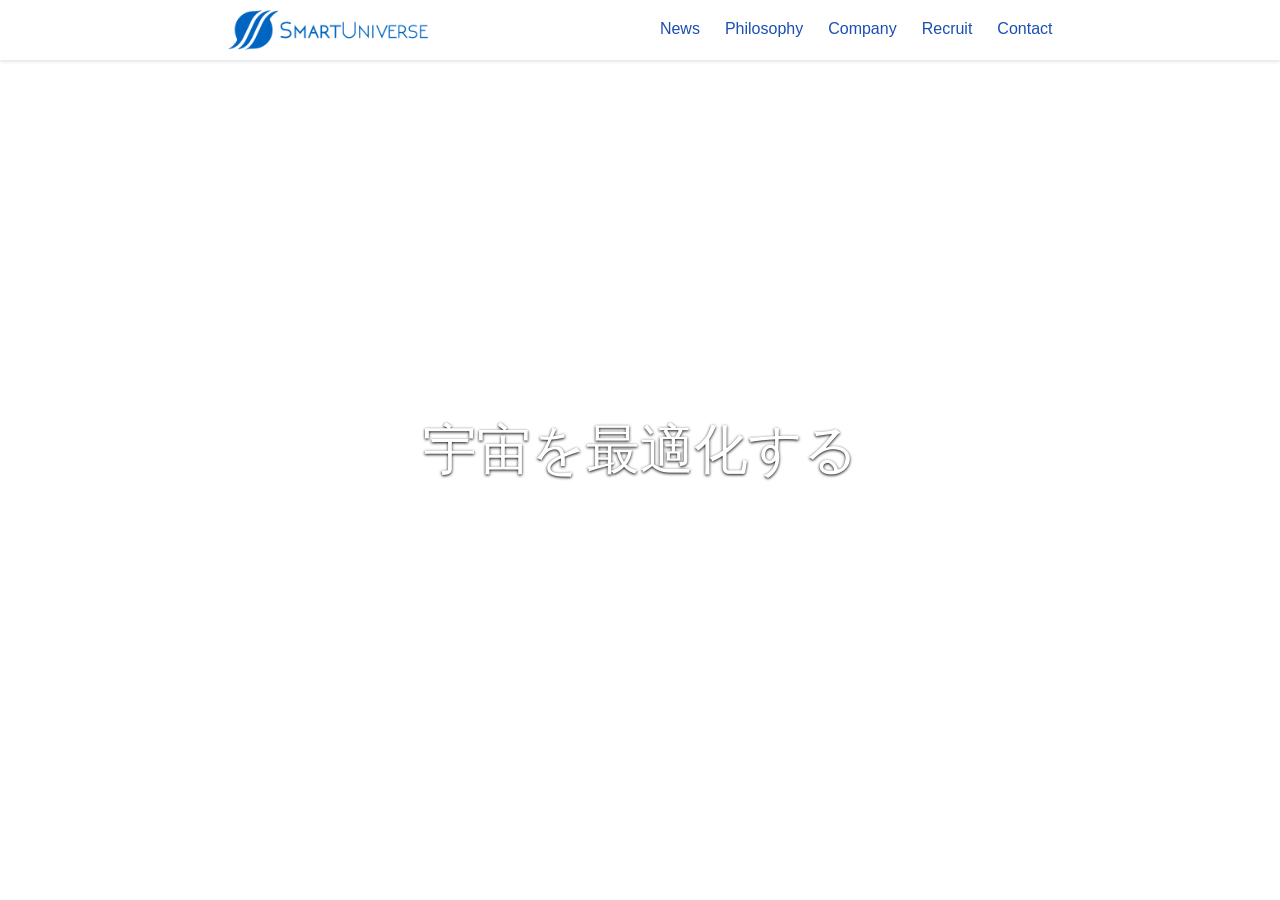
<file: index.html>
<!DOCTYPE html><html class=no-js><head><meta charset=UTF-8 /><meta content="IE=edge,chrome=1" http-equiv=X-UA-Compatible /><meta content="width=device-width" name=viewport /><meta content="index,follow" name=robots /><meta content="http://www.smartuniverse.jp/" name="og:url"/><meta content="Smart Universe" name="og:title"/><link href="img/icon-df65ac8d.png" rel=icon type="image/png"/><title>Smart Universe Inc.</title><meta content=top name=description /><link href="http://www.smartuniverse.jp/" rel=canonical /><link href="css/main-2f403c14.css" rel=stylesheet /></head><body class=index data-spy=scroll data-target="#primary-navigation"></body></html><div class=site-wrapper><div class=site-wrapper-inner><div class=cover-container><div class="masthead clearfix"><div class=inner><a href="/"><h3 class=masthead-brand><img src="img/logo-9a805927.png"/></h3></a><nav><ul class="nav masthead-nav"><li class=nav-item-news><a href='/news'>News</a></li><li class=nav-item-philosophy><a href='/philosophy'>Philosophy</a></li><li class=nav-item-company><a href='/company'>Company</a></li><li class=nav-item-recruit><a href='/recruit'>Recruit</a></li><li class=nav-item-contact><a href='/contact'>Contact</a></li></ul></nav></div></div><div class="inner cover"><video autoplay="" class=cover-video loop="" muted="" src="http://aileron.cc/background.mp4" type="video/mp4"></video><h1 class="cover-heading shadow black">宇宙を最適化する</h1></div><div class=mastfoot><div class=inner><p>&copy; 2015 Smart Universe Inc.</p></div></div></div></div></div>
</file>
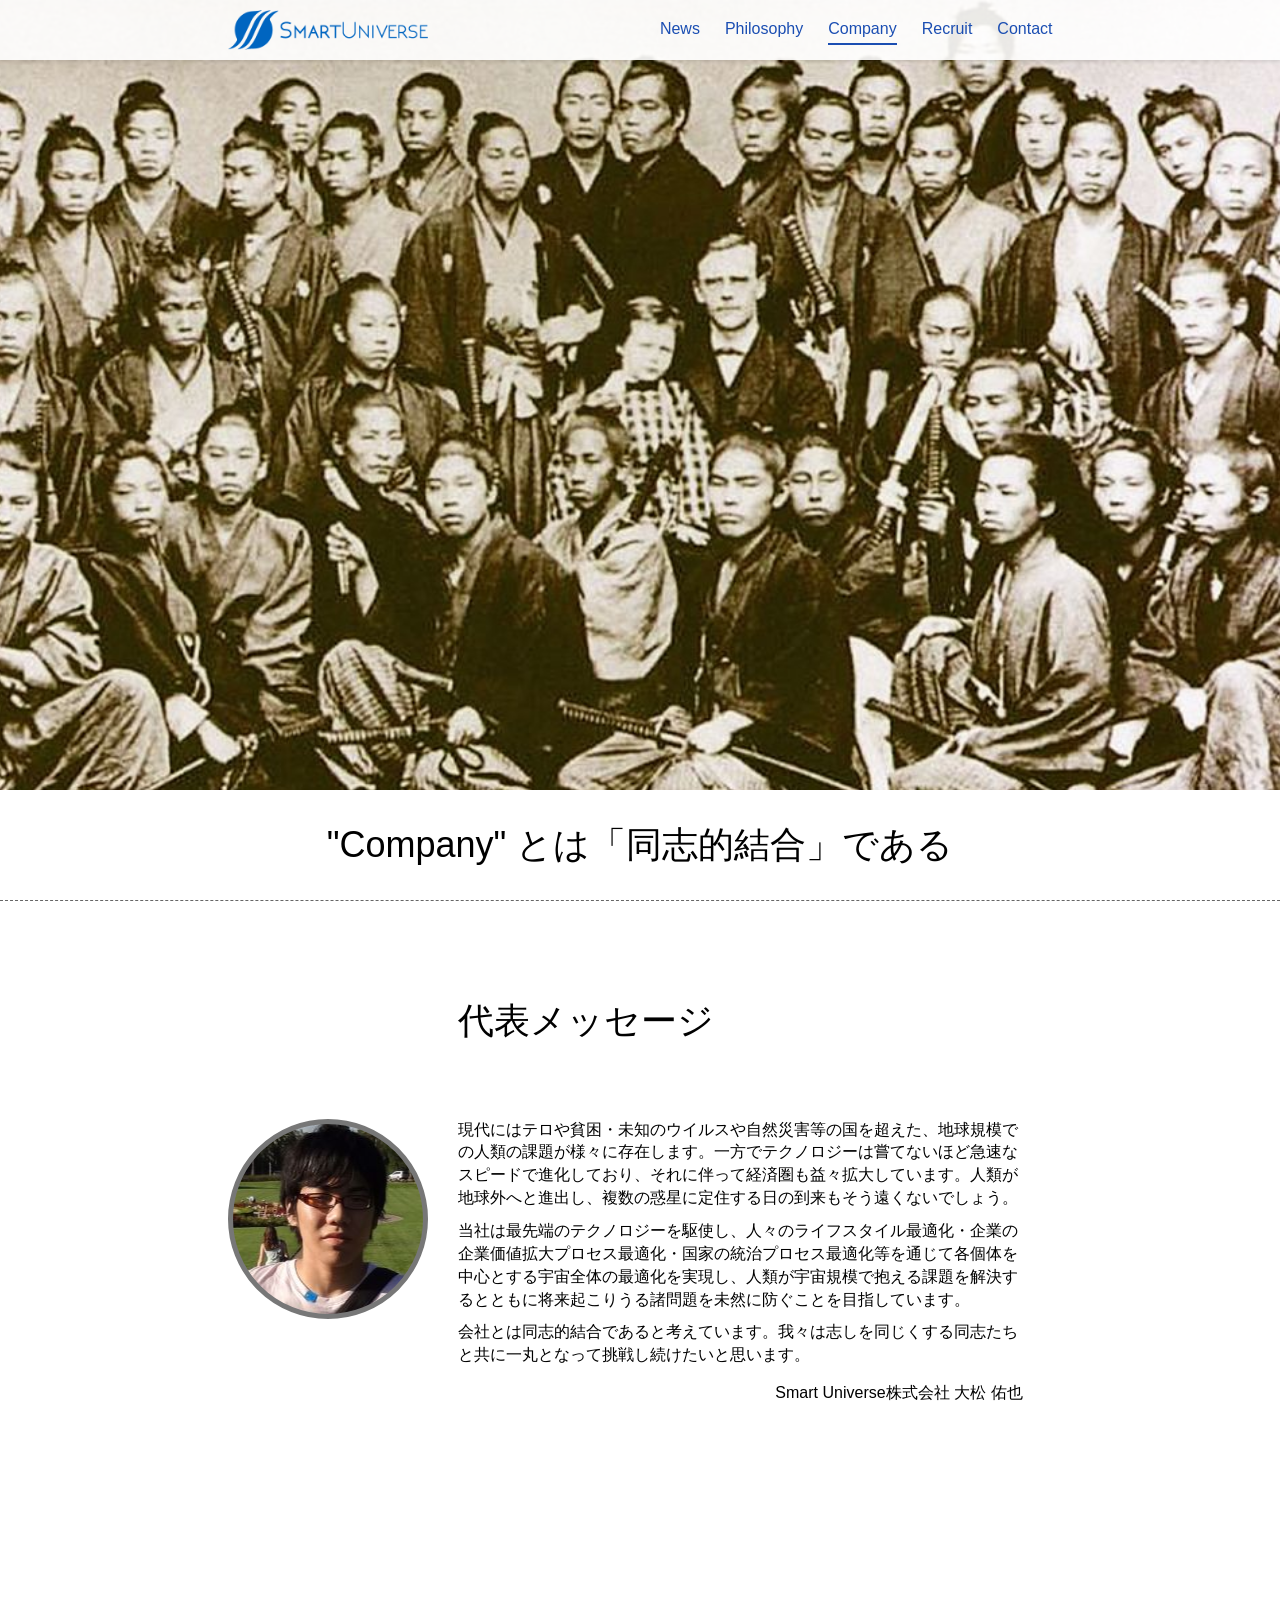
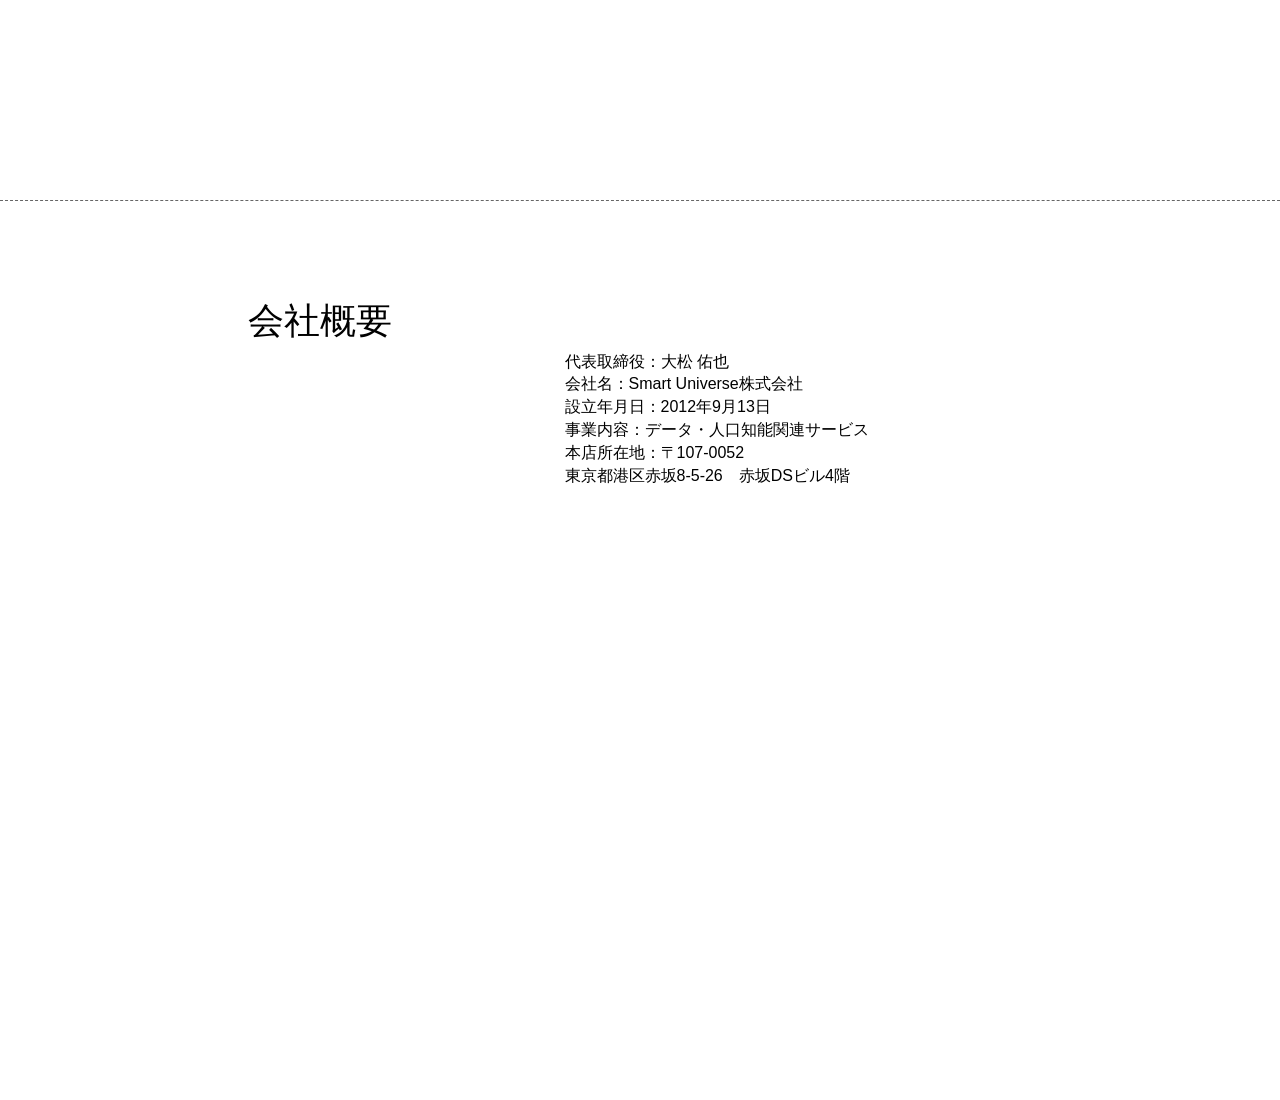
<file: company/index.html>
<!DOCTYPE html><html class=no-js><head><meta charset=UTF-8 /><meta content="IE=edge,chrome=1" http-equiv=X-UA-Compatible /><meta content="width=device-width" name=viewport /><meta content="index,follow" name=robots /><meta content="http://www.smartuniverse.jp/" name="og:url"/><meta content="Smart Universe" name="og:title"/><link href="../img/icon-df65ac8d.png" rel=icon type="image/png"/><title>Smart Universe Inc.</title><meta content=company name=description /><link href="http://www.smartuniverse.jp/" rel=canonical /><link href="../css/main-2f403c14.css" rel=stylesheet /></head><body class="company company_index" data-spy=scroll data-target="#primary-navigation"></body></html><div class=site-wrapper><div class=site-wrapper-inner><div class=cover-container><div class="masthead clearfix"><div class=inner><a href="/"><h3 class=masthead-brand><img src="../img/logo-9a805927.png"/></h3></a><nav><ul class="nav masthead-nav"><li class=nav-item-news><a href='/news'>News</a></li><li class=nav-item-philosophy><a href='/philosophy'>Philosophy</a></li><li class='nav-item-company active'><a href='/company'>Company</a></li><li class=nav-item-recruit><a href='/recruit'>Recruit</a></li><li class=nav-item-contact><a href='/contact'>Contact</a></li></ul></nav></div></div><div class="inner cover"><div class=cover-photos><div class="company cover center"><h1 class="cover-heading cover-bottom"><span class=block>"Company" とは</span><span class=ml>「</span>同志的結合<span class=mr>」</span>である</h1></div><div class="ceo-message border-dashed"><div class="cover-container table"><article class=vertical-middle style="color:black"><h1 class="cover-heading text-left" style="margin-top: 100px; margin-bottom: 78px;">代表メッセージ</h1><div class="ceo pull-left"></div><p class=text-left>現代にはテロや貧困・未知のウイルスや自然災害等の国を超えた、地球規模での人類の課題が様々に存在します。一方でテクノロジーは嘗てないほど急速なスピードで進化しており、それに伴って経済圏も益々拡大しています。人類が地球外へと進出し、複数の惑星に定住する日の到来もそう遠くないでしょう。</p><p class=text-left style="margin-top: 10px">当社は最先端のテクノロジーを駆使し、人々のライフスタイル最適化・企業の企業価値拡大プロセス最適化・国家の統治プロセス最適化等を通じて各個体を中心とする宇宙全体の最適化を実現し、人類が宇宙規模で抱える課題を解決するとともに将来起こりうる諸問題を未然に防ぐことを目指しています。</p><p class=text-left style="margin-top:10px">会社とは同志的結合であると考えています。我々は志しを同じくする同志たちと共に一丸となって挑戦し続けたいと思います。</p><p class=text-right style="margin-top:15px;margin-right:10px">Smart Universe株式会社 大松 佑也</p></article></div></div><div class="company-outline border-dashed"><div class="cover-container table"><article class="text-left vertical-middle" style="color:black;"><h1 class=cover-heading style="margin-top:100px">会社概要</h1><div class=pull-left style="margin-right: 17px;"><iframe width="100%" height=350 frameborder=0 scrolling=no marginheight=0 marginwidth=0 src="https://www.google.com/maps/embed?pb=!1m18!1m12!1m3!1d3241.2442759682162!2d139.72678879999998!3d35.67098675!2m3!1f0!2f0!3f0!3m2!1i1024!2i768!4f13.1!3m3!1m2!1s0x60188c821dbc685b%3A0xd9a2e2db35807f2!2z44CSMTA3LTAwNTIg5p2x5Lqs6YO95riv5Yy66LWk5Z2C77yY5LiB55uu77yV4oiS77yS77yWIOi1pOWdgu-8pO-8s-ODk-ODqw!5e0!3m2!1sja!2sjp!4v1432862478257"></iframe></div><div class=company-about><p>代表取締役：大松 佑也</p><p>会社名：Smart Universe株式会社</p><p>設立年月日：2012年9月13日</p><p>事業内容：データ・人口知能関連サービス</p><p>本店所在地：〒107-0052</p><p>東京都港区赤坂8-5-26　赤坂DSビル4階</p></div></article></div></div></div></div><div class=mastfoot><div class=inner><p>&copy; 2015 Smart Universe Inc.</p></div></div></div></div></div>
</file>
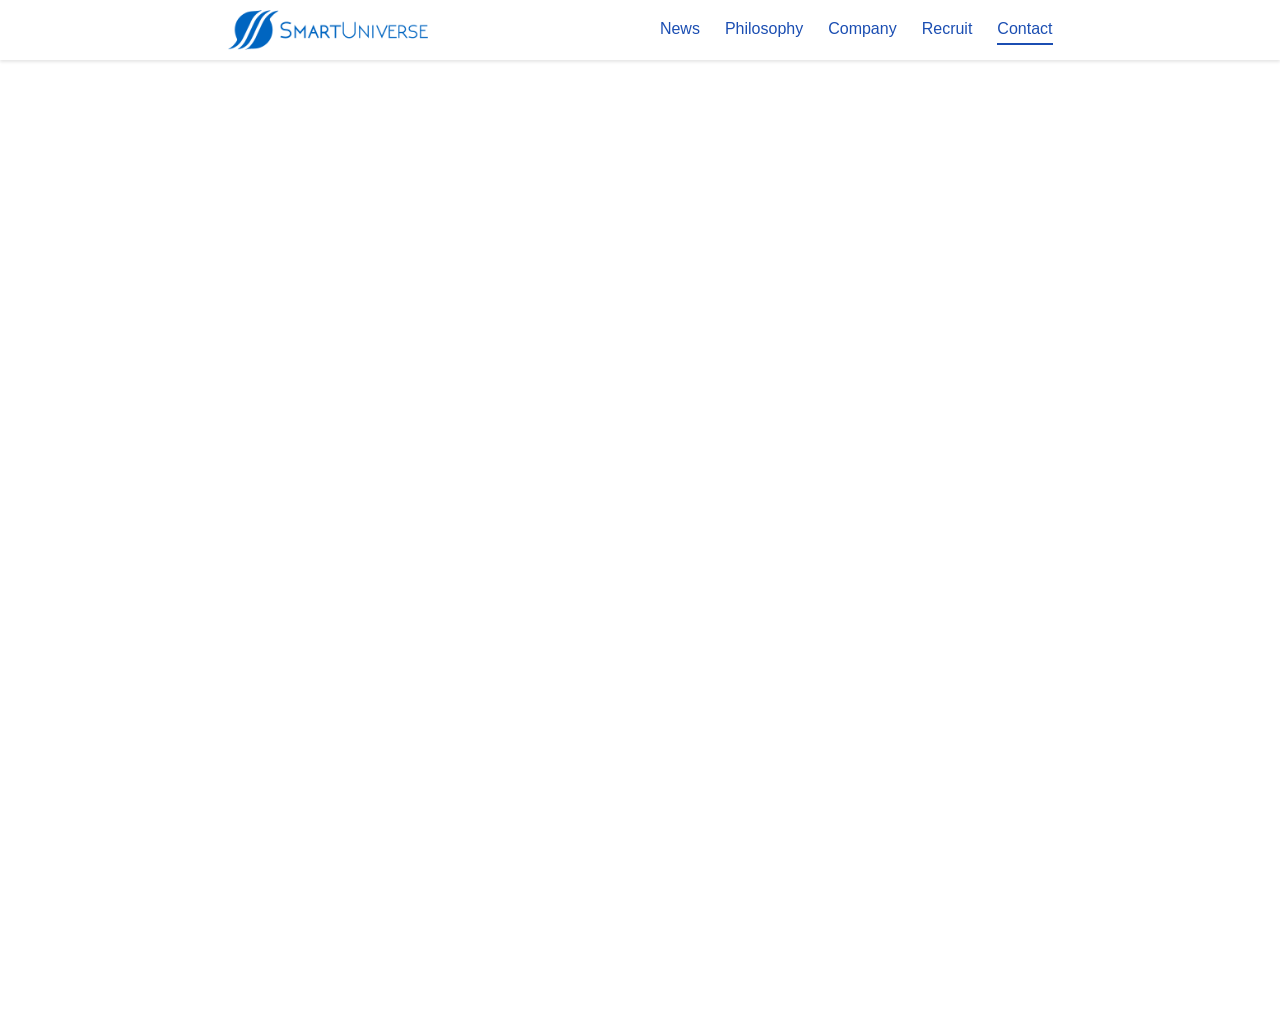
<file: contact/index.html>
<!DOCTYPE html><html class=no-js><head><meta charset=UTF-8 /><meta content="IE=edge,chrome=1" http-equiv=X-UA-Compatible /><meta content="width=device-width" name=viewport /><meta content="index,follow" name=robots /><meta content="http://www.smartuniverse.jp/" name="og:url"/><meta content="Smart Universe" name="og:title"/><link href="../img/icon-df65ac8d.png" rel=icon type="image/png"/><title>Smart Universe Inc.</title><meta content=contact name=description /><link href="http://www.smartuniverse.jp/" rel=canonical /><link href="../css/main-2f403c14.css" rel=stylesheet /></head><body class="contact contact_index" data-spy=scroll data-target="#primary-navigation"></body></html><div class=site-wrapper><div class=site-wrapper-inner><div class=cover-container><div class="masthead clearfix"><div class=inner><a href="/"><h3 class=masthead-brand><img src="../img/logo-9a805927.png"/></h3></a><nav><ul class="nav masthead-nav"><li class=nav-item-news><a href='/news'>News</a></li><li class=nav-item-philosophy><a href='/philosophy'>Philosophy</a></li><li class=nav-item-company><a href='/company'>Company</a></li><li class=nav-item-recruit><a href='/recruit'>Recruit</a></li><li class='nav-item-contact active'><a href='/contact'>Contact</a></li></ul></nav></div></div><div class="inner cover"><iframe frameborder=0 height=960 marginheight=0 marginwidth=0 src="https://docs.google.com/forms/d/1Ws-Rv9EE_k-S070pPkdIL4gJUSPleeV8DnB9KAK34Ps/viewform?embedded=true" style="margin-top:65px;margin-left:-20px;margin-right:-20px" width="100%">読み込み中...</iframe></div><div class=mastfoot><div class=inner><p>&copy; 2015 Smart Universe Inc.</p></div></div></div></div></div>
</file>
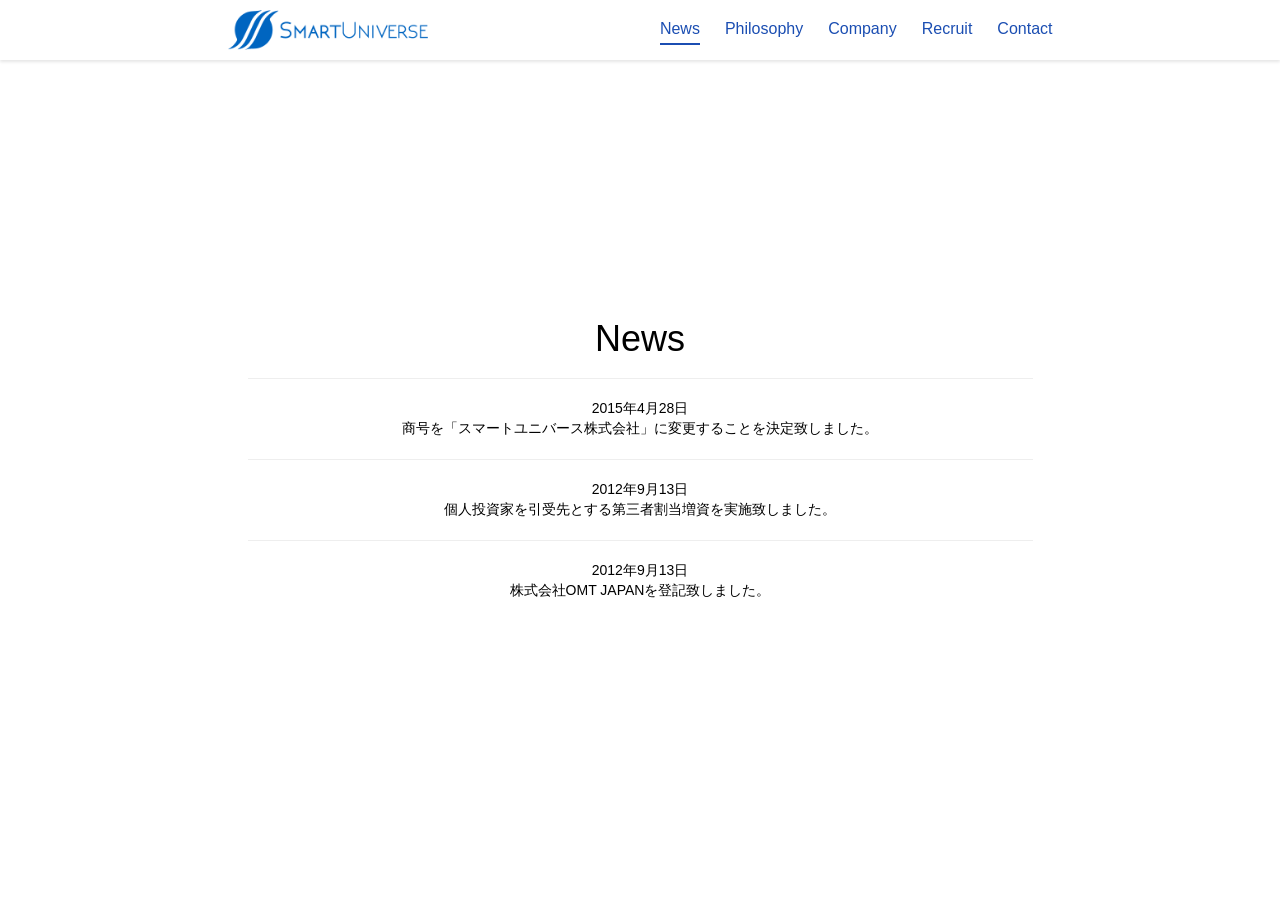
<file: news/index.html>
<!DOCTYPE html><html class=no-js><head><meta charset=UTF-8 /><meta content="IE=edge,chrome=1" http-equiv=X-UA-Compatible /><meta content="width=device-width" name=viewport /><meta content="index,follow" name=robots /><meta content="http://www.smartuniverse.jp/" name="og:url"/><meta content="Smart Universe" name="og:title"/><link href="../img/icon-df65ac8d.png" rel=icon type="image/png"/><title>Smart Universe Inc.</title><meta content=top name=description /><link href="http://www.smartuniverse.jp/" rel=canonical /><link href="../css/main-2f403c14.css" rel=stylesheet /></head><body class="news news_index" data-spy=scroll data-target="#primary-navigation"></body></html><div class=site-wrapper><div class=site-wrapper-inner><div class=cover-container><div class="masthead clearfix"><div class=inner><a href="/"><h3 class=masthead-brand><img src="../img/logo-9a805927.png"/></h3></a><nav><ul class="nav masthead-nav"><li class='nav-item-news active'><a href='/news'>News</a></li><li class=nav-item-philosophy><a href='/philosophy'>Philosophy</a></li><li class=nav-item-company><a href='/company'>Company</a></li><li class=nav-item-recruit><a href='/recruit'>Recruit</a></li><li class=nav-item-contact><a href='/contact'>Contact</a></li></ul></nav></div></div><div class="inner cover"><div><h1 class=cover-heading>News</h1><hr/><p>2015年4月28日</p><p>商号を「スマートユニバース株式会社」に変更することを決定致しました。</p><hr/><p>2012年9月13日</p><p>個人投資家を引受先とする第三者割当増資を実施致しました。</p><hr/><p>2012年9月13日</p><p>株式会社OMT JAPANを登記致しました。</p></div></div><div class=mastfoot><div class=inner><p>&copy; 2015 Smart Universe Inc.</p></div></div></div></div></div>
</file>
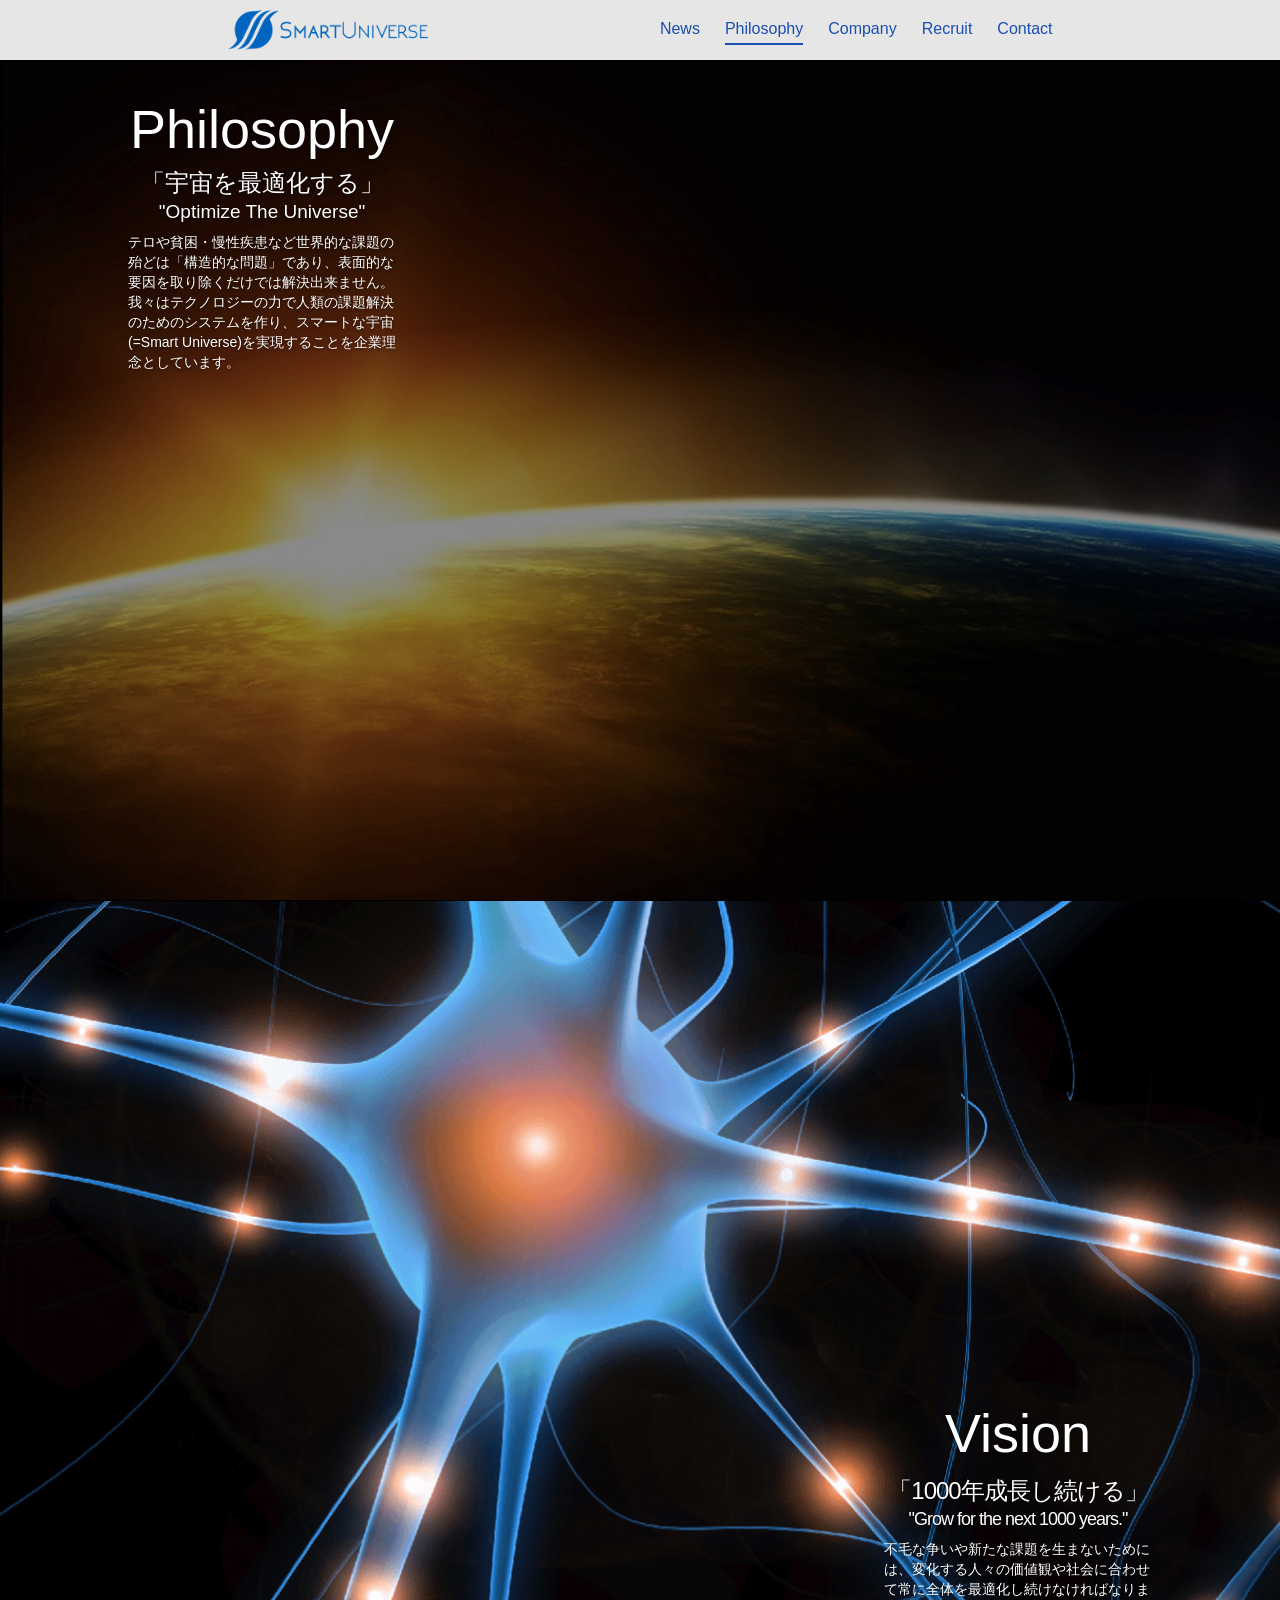
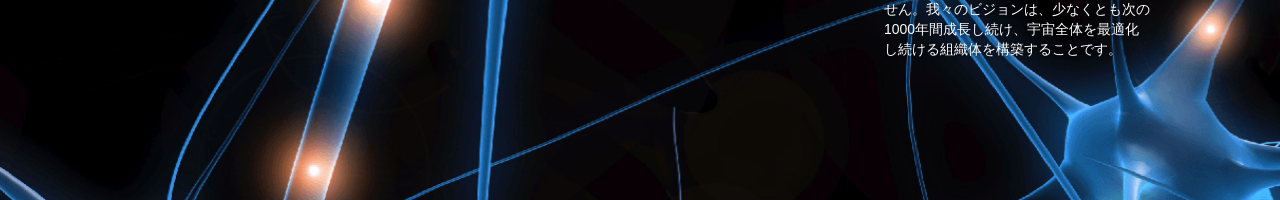
<file: philosophy/index.html>
<!DOCTYPE html><html class=no-js><head><meta charset=UTF-8 /><meta content="IE=edge,chrome=1" http-equiv=X-UA-Compatible /><meta content="width=device-width" name=viewport /><meta content="index,follow" name=robots /><meta content="http://www.smartuniverse.jp/" name="og:url"/><meta content="Smart Universe" name="og:title"/><link href="../img/icon-df65ac8d.png" rel=icon type="image/png"/><title>Smart Universe Inc.</title><meta content=philosophy name=description /><link href="http://www.smartuniverse.jp/" rel=canonical /><link href="../css/main-2f403c14.css" rel=stylesheet /></head><body class="philosophy philosophy_index" data-spy=scroll data-target="#primary-navigation"></body></html><div class=site-wrapper><div class=site-wrapper-inner><div class=cover-container><div class="masthead clearfix"><div class=inner><a href="/"><h3 class=masthead-brand><img src="../img/logo-9a805927.png"/></h3></a><nav><ul class="nav masthead-nav"><li class=nav-item-news><a href='/news'>News</a></li><li class='nav-item-philosophy active'><a href='/philosophy'>Philosophy</a></li><li class=nav-item-company><a href='/company'>Company</a></li><li class=nav-item-recruit><a href='/recruit'>Recruit</a></li><li class=nav-item-contact><a href='/contact'>Contact</a></li></ul></nav></div></div><div class="inner cover"><div class=cover-photos><div class="philosophy cover"><article class="philosophy shadow"><h1 class="cover-heading text-center shadow" style="font-size: 54px;margin-bottom: 7px;font-weight: 200;">Philosophy</h1><div class="read pre text-center"><p style="font-size: 24px;">「宇宙を最適化する」</p><p style="font-size: 19px;line-height: 22px;">"Optimize The Universe"</p></div><div class="read mini text-left" style="padding-top:10px"><p>テロや貧困・慢性疾患など世界的な課題の殆どは「構造的な問題」であり、表面的な要因を取り除くだけでは解決出来ません。我々はテクノロジーの力で人類の課題解決のためのシステムを作り、スマートな宇宙(=Smart Universe)を実現することを企業理念としています。</p></div></article></div><div class="vision cover" style="border-top: 1px solid black"><article class="vision shadow"><h1 class="cover-heading text-center" style="font-size: 54px;font-weight: 200;">Vision</h1><div class="read text-center"><p style="font-size:24px; letter-spacing: -1px;">「1000年成長し続ける」</p><p style="letter-spacing: -1px;line-height: 22px;">"Grow for the next 1000 years."</p></div><div class="read mini text-left" style="padding-top:10px"><p>不毛な争いや新たな課題を生まないためには、変化する人々の価値観や社会に合わせて常に全体を最適化し続けなければなりません。我々のビジョンは、少なくとも次の1000年間成長し続け、宇宙全体を最適化し続ける組織体を構築することです。</p></div></article></div></div></div><div class=mastfoot><div class=inner><p>&copy; 2015 Smart Universe Inc.</p></div></div></div></div></div>
</file>
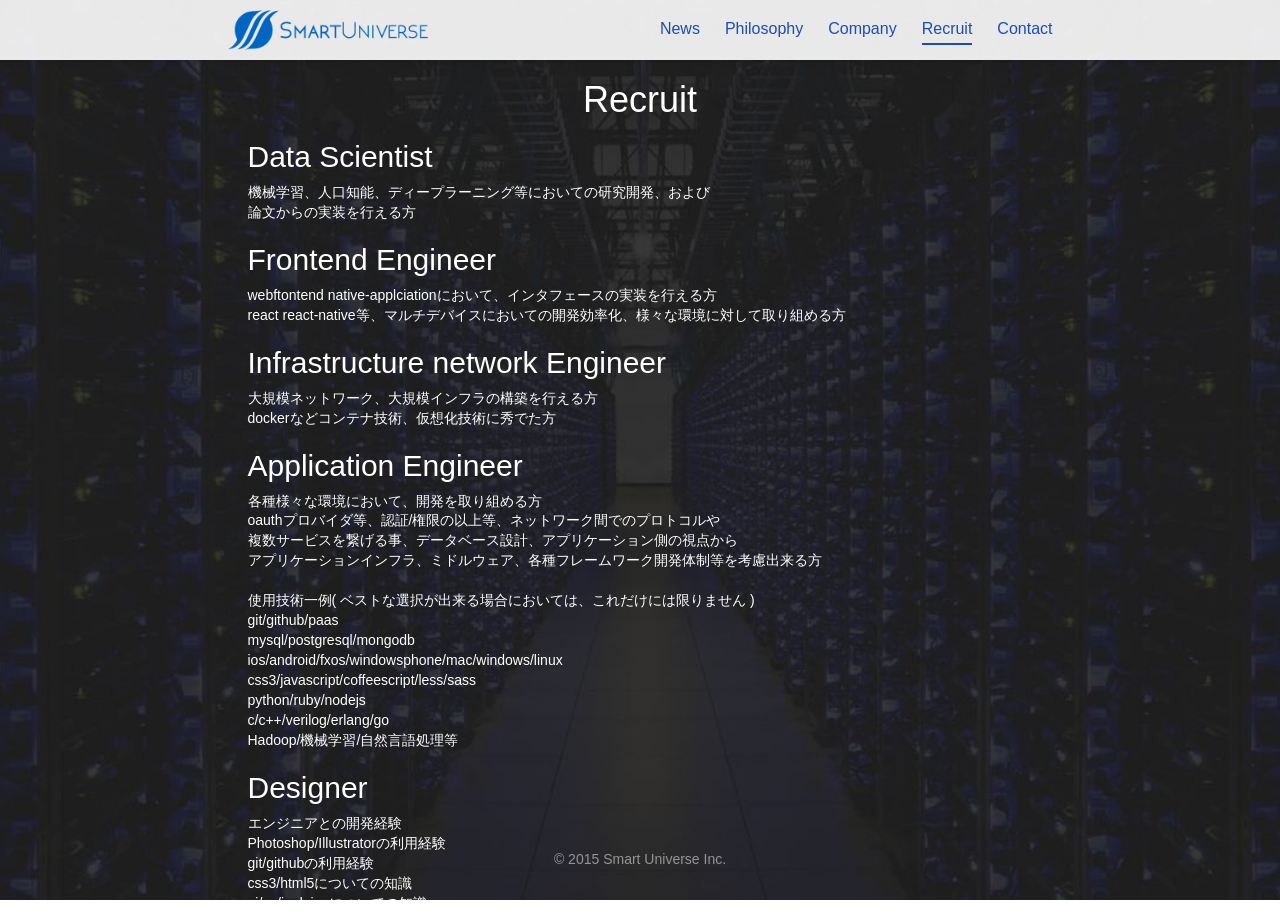
<file: recruit/index.html>
<!DOCTYPE html><html class=no-js><head><meta charset=UTF-8 /><meta content="IE=edge,chrome=1" http-equiv=X-UA-Compatible /><meta content="width=device-width" name=viewport /><meta content="index,follow" name=robots /><meta content="http://www.smartuniverse.jp/" name="og:url"/><meta content="Smart Universe" name="og:title"/><link href="../img/icon-df65ac8d.png" rel=icon type="image/png"/><title>Smart Universe Inc.</title><meta content=recruit name=description /><link href="http://www.smartuniverse.jp/" rel=canonical /><link href="../css/main-2f403c14.css" rel=stylesheet /></head><body class="recruit recruit_index" data-spy=scroll data-target="#primary-navigation"></body></html><div class=site-wrapper><div class=site-wrapper-inner><div class=cover-container><div class="masthead clearfix"><div class=inner><a href="/"><h3 class=masthead-brand><img src="../img/logo-9a805927.png"/></h3></a><nav><ul class="nav masthead-nav"><li class=nav-item-news><a href='/news'>News</a></li><li class=nav-item-philosophy><a href='/philosophy'>Philosophy</a></li><li class=nav-item-company><a href='/company'>Company</a></li><li class='nav-item-recruit active'><a href='/recruit'>Recruit</a></li><li class=nav-item-contact><a href='/contact'>Contact</a></li></ul></nav></div></div><div class="inner cover"><div class="cover-photo fixed-center"></div><h1 class=cover-heading style="margin-top:80px">Recruit</h1><h2 class=text-left>Data Scientist</h2><div class=text-left><p>機械学習、人口知能、ディープラーニング等においての研究開発、および</p><p>論文からの実装を行える方</p></div><h2 class=text-left>Frontend Engineer</h2><div class=text-left><p>webftontend native-applciationにおいて、インタフェースの実装を行える方</p><p>react react-native等、マルチデバイスにおいての開発効率化、様々な環境に対して取り組める方</p></div><h2 class=text-left>Infrastructure network Engineer</h2><div class=text-left><p>大規模ネットワーク、大規模インフラの構築を行える方</p><p>dockerなどコンテナ技術、仮想化技術に秀でた方</p></div><h2 class=text-left>Application Engineer</h2><div class=text-left><p>各種様々な環境において、開発を取り組める方</p><p>oauthプロバイダ等、認証/権限の以上等、ネットワーク間でのプロトコルや</p><p>複数サービスを繋げる事、データベース設計、アプリケーション側の視点から</p><p>アプリケーションインフラ、ミドルウェア、各種フレームワーク開発体制等を考慮出来る方</p><br/><p>使用技術一例( ベストな選択が出来る場合においては、これだけには限りません )</p><p>git/github/paas</p><p>mysql/postgresql/mongodb</p><p>ios/android/fxos/windowsphone/mac/windows/linux</p><p>css3/javascript/coffeescript/less/sass</p><p>python/ruby/nodejs</p><p>c/c++/verilog/erlang/go</p><p>Hadoop/機械学習/自然言語処理等</p></div><h2 class=text-left>Designer</h2><div class=text-left><p>エンジニアとの開発経験</p><p>Photoshop/Illustratorの利用経験</p><p>git/githubの利用経験</p><p>css3/html5についての知識</p><p>ui/ux/ix deignについての知識</p></div></div><div class=mastfoot><div class=inner><p>&copy; 2015 Smart Universe Inc.</p></div></div></div></div></div>
</file>
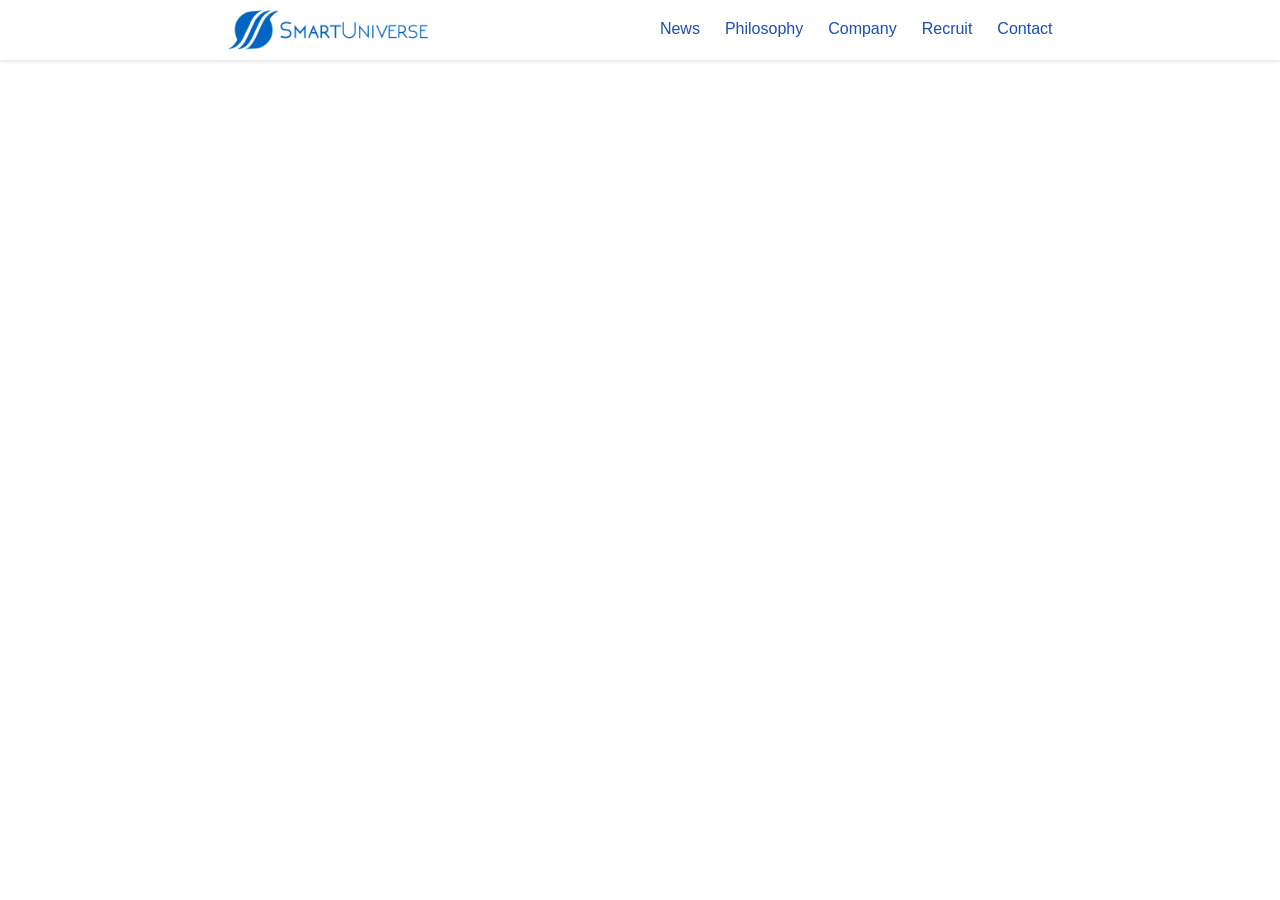
<file: vision/index.html>
<!DOCTYPE html><html class=no-js><head><meta charset=UTF-8 /><meta content="IE=edge,chrome=1" http-equiv=X-UA-Compatible /><meta content="width=device-width" name=viewport /><meta content="index,follow" name=robots /><meta content="http://www.smartuniverse.jp/" name="og:url"/><meta content="Smart Universe" name="og:title"/><link href="../img/icon-df65ac8d.png" rel=icon type="image/png"/><title>Smart Universe Inc.</title><meta content=top name=description /><link href="http://www.smartuniverse.jp/" rel=canonical /><link href="../css/main-2f403c14.css" rel=stylesheet /></head><body class="vision vision_index" data-spy=scroll data-target="#primary-navigation"></body></html><div class=site-wrapper><div class=site-wrapper-inner><div class=cover-container><div class="masthead clearfix"><div class=inner><a href="/"><h3 class=masthead-brand><img src="../img/logo-9a805927.png"/></h3></a><nav><ul class="nav masthead-nav"><li class=nav-item-news><a href='/news'>News</a></li><li class=nav-item-philosophy><a href='/philosophy'>Philosophy</a></li><li class=nav-item-company><a href='/company'>Company</a></li><li class=nav-item-recruit><a href='/recruit'>Recruit</a></li><li class=nav-item-contact><a href='/contact'>Contact</a></li></ul></nav></div></div><div class="inner cover"><div class=cover-photo></div><h1 class=cover-heading>Vision</h1><div class=read>「1000年成長し続ける」"Continue to grow over next 1000 years"</div><div class="read mini">テクノロジーや社会の変化を超えて少なくとも1000年間成長し続け、人々の幸せを最大化する組織体を目指します。</div></div><div class=mastfoot><div class=inner><p>&copy; 2015 Smart Universe Inc.</p></div></div></div></div></div>
</file>
